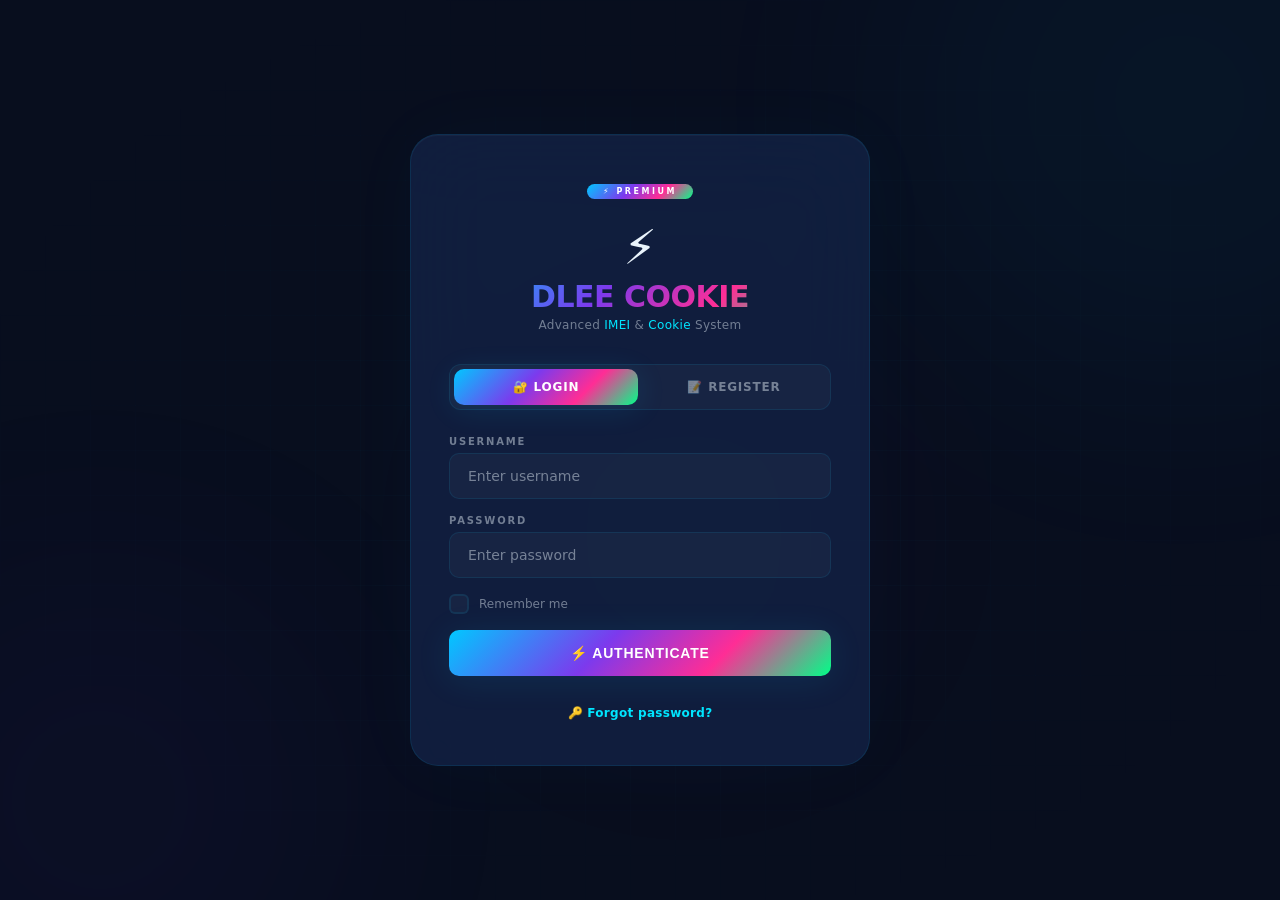
<file: static/index.html>
<!DOCTYPE html>
<html lang="vi" data-theme="dark">
<head>
<meta charset="UTF-8">
<meta name="viewport" content="width=device-width, initial-scale=1.0">
<title>DLEE COOKIE · IMEI PRO</title>
<meta property="og:type" content="website">
<meta property="og:title" content="⚡ DLEE COOKIE · IMEI Pro System">
<meta property="og:description" content="Premium Cookie & IMEI Extraction Tool · By Dungle.LoveYou · Elite Automation">
<meta name="description" content="Professional Cookie & IMEI Extraction Tool">
<link rel="icon" href="https://i.imgur.com/I82ki9B.gif" type="image/jpeg">
<style>
* {
  margin: 0;
  padding: 0;
  box-sizing: border-box;
}

:root {
  --bg-deep: #080e1e;
  --bg-primary: #0c1830;
  --bg-secondary: #122244;
  --bg-card: rgba(18, 34, 68, 0.85);
  --bg-glass: rgba(255, 255, 255, 0.03);
  --border-neon: rgba(0, 200, 255, 0.1);
  --blue-neon: #00c8ff;
  --cyan-neon: #00e5ff;
  --purple-neon: #7c3aed;
  --green-neon: #00ff88;
  --pink-neon: #ff2d95;
  --gradient-main: linear-gradient(135deg, #00c8ff 0%, #7c3aed 40%, #ff2d95 70%, #00ff88 100%);
  --text-primary: #eaf4fc;
  --text-secondary: rgba(234, 244, 252, 0.45);
  --shadow-glow: 0 0 80px rgba(0, 200, 255, 0.03);
  --radius-xl: 28px;
  --radius-lg: 18px;
  --radius-md: 12px;
  --radius-sm: 10px;
}

[data-theme="light"] {
  --bg-deep: #eaf4fc;
  --bg-primary: #f0f8ff;
  --bg-secondary: #dce8f5;
  --bg-card: rgba(255, 255, 255, 0.85);
  --bg-glass: rgba(255, 255, 255, 0.5);
  --text-primary: #0a1a2e;
  --text-secondary: rgba(10, 26, 46, 0.5);
  --border-neon: rgba(0, 100, 200, 0.15);
}

body {
  background: var(--bg-deep);
  color: var(--text-primary);
  font-family: 'Inter', -apple-system, BlinkMacSystemFont, 'Segoe UI', system-ui, sans-serif;
  min-height: 100vh;
  overflow-x: hidden;
}

/* ── ANIMATED BG ── */
.animated-bg {
  position: fixed;
  inset: 0;
  z-index: 0;
  pointer-events: none;
  overflow: hidden;
}

.particle-grid {
  position: absolute;
  inset: 0;
  background-image: 
    linear-gradient(rgba(0, 200, 255, 0.015) 1px, transparent 1px),
    linear-gradient(90deg, rgba(0, 200, 255, 0.015) 1px, transparent 1px);
  background-size: 45px 45px;
  mask-image: radial-gradient(ellipse at center, black 30%, transparent 80%);
  -webkit-mask-image: radial-gradient(ellipse at center, black 30%, transparent 80%);
}

.orb-glow {
  position: absolute;
  border-radius: 50%;
  filter: blur(130px);
  opacity: 0.04;
}

.orb-glow:nth-child(2) {
  width: 600px;
  height: 600px;
  background: var(--blue-neon);
  top: -200px;
  right: -200px;
}

.orb-glow:nth-child(3) {
  width: 500px;
  height: 500px;
  background: var(--purple-neon);
  bottom: -150px;
  left: -150px;
}

.orb-glow:nth-child(4) {
  width: 350px;
  height: 350px;
  background: var(--pink-neon);
  top: 40%;
  left: 40%;
}

.wrap {
  position: relative;
  z-index: 1;
  max-width: 940px;
  margin: 0 auto;
  padding: 20px 16px 40px;
}

/* ── GLOW UTILITIES ── */
.gradient-text {
  background: var(--gradient-main);
  -webkit-background-clip: text;
  -webkit-text-fill-color: transparent;
  background-clip: text;
}

/* ═══════════════════════════════════════════════════════
   AUTH SCREEN
════════════════════════════════════════════════════════ */
#auth-screen {
  display: flex;
  align-items: center;
  justify-content: center;
  min-height: 100vh;
  padding: 20px;
}

.auth-card {
  width: 100%;
  max-width: 460px;
  background: var(--bg-card);
  backdrop-filter: blur(40px);
  border: 1px solid var(--border-neon);
  border-radius: var(--radius-xl);
  padding: 44px 38px;
  box-shadow: var(--shadow-glow), inset 0 1px 0 rgba(255, 255, 255, 0.03);
}

.auth-badge {
  display: inline-block;
  padding: 3px 16px;
  border-radius: 20px;
  font-size: 8px;
  font-weight: 800;
  letter-spacing: 2.5px;
  text-transform: uppercase;
  background: var(--gradient-main);
  color: #fff;
  margin-bottom: 14px;
}

.auth-logo {
  text-align: center;
  margin-bottom: 32px;
}

.auth-logo-icon {
  font-size: 48px;
  margin-bottom: 4px;
  display: block;
}

.auth-logo-title {
  font-size: 30px;
  font-weight: 900;
  letter-spacing: -0.5px;
  background: var(--gradient-main);
  -webkit-background-clip: text;
  -webkit-text-fill-color: transparent;
}

.auth-logo-sub {
  font-size: 12px;
  color: var(--text-secondary);
  margin-top: 4px;
  letter-spacing: 0.3px;
}

.auth-logo-sub span {
  color: var(--cyan-neon);
  -webkit-text-fill-color: var(--cyan-neon);
}

.auth-tabs {
  display: flex;
  gap: 4px;
  background: var(--bg-glass);
  border-radius: var(--radius-md);
  padding: 4px;
  margin-bottom: 26px;
  border: 1px solid var(--border-neon);
}

.auth-tab {
  flex: 1;
  padding: 11px;
  border-radius: 10px;
  font-size: 12px;
  font-weight: 800;
  cursor: pointer;
  text-align: center;
  color: var(--text-secondary);
  text-transform: uppercase;
  letter-spacing: 0.8px;
}

.auth-tab.active {
  background: var(--gradient-main);
  color: #fff;
  box-shadow: 0 4px 30px rgba(0, 200, 255, 0.12);
}

.auth-form { display: flex; flex-direction: column; gap: 16px; }
.auth-form[style*="display:none"] { display: none !important; }

.field-group {
  display: flex;
  flex-direction: column;
  gap: 6px;
}

.field-label {
  font-size: 10px;
  font-weight: 800;
  text-transform: uppercase;
  letter-spacing: 1.8px;
  color: var(--text-secondary);
}

.field-input {
  width: 100%;
  padding: 14px 18px;
  background: var(--bg-glass);
  border: 1.5px solid var(--border-neon);
  border-radius: var(--radius-sm);
  font-size: 14px;
  color: var(--text-primary);
  outline: none;
  font-family: inherit;
}

.field-input:focus {
  border-color: var(--blue-neon);
  box-shadow: 0 0 0 4px rgba(0, 200, 255, 0.04);
}

.field-input::placeholder { color: var(--text-secondary); }

.auth-btn {
  width: 100%;
  padding: 15px;
  border: none;
  border-radius: var(--radius-sm);
  font-size: 14px;
  font-weight: 800;
  cursor: pointer;
  background: var(--gradient-main);
  color: #fff;
  box-shadow: 0 4px 35px rgba(0, 200, 255, 0.1);
  text-transform: uppercase;
  letter-spacing: 0.8px;
}

.auth-btn:hover {
  opacity: 0.9;
}

.auth-btn:disabled {
  opacity: 0.4;
  cursor: not-allowed;
}

.auth-err {
  background: rgba(255, 45, 149, 0.06);
  border: 1px solid rgba(255, 45, 149, 0.12);
  border-radius: var(--radius-sm);
  padding: 10px 14px;
  font-size: 12px;
  color: #ff2d95;
  display: none;
}

.remember-row {
  display: flex;
  align-items: center;
  gap: 10px;
  cursor: pointer;
  font-size: 12px;
  color: var(--text-secondary);
  user-select: none;
}

.remember-check {
  width: 20px;
  height: 20px;
  border-radius: 6px;
  border: 2px solid var(--border-neon);
  background: var(--bg-glass);
  flex-shrink: 0;
  display: flex;
  align-items: center;
  justify-content: center;
  font-size: 11px;
}

.remember-check.checked {
  background: var(--gradient-main);
  border-color: transparent;
  color: #fff;
  box-shadow: 0 0 25px rgba(0, 200, 255, 0.08);
}

/* ── CAPTCHA TEXT ── */
.captcha-container {
  background: var(--bg-glass);
  border: 1px solid var(--border-neon);
  border-radius: var(--radius-md);
  padding: 18px;
}

.captcha-question {
  font-size: 13px;
  font-weight: 700;
  margin-bottom: 12px;
  color: var(--text-primary);
  letter-spacing: 0.3px;
}

.captcha-display {
  display: flex;
  align-items: center;
  gap: 12px;
  margin-bottom: 12px;
  padding: 16px 20px;
  background: rgba(0, 0, 0, 0.25);
  border-radius: var(--radius-sm);
  border: 1px solid var(--border-neon);
}

.captcha-text {
  font-family: 'Courier New', monospace;
  font-size: 34px;
  font-weight: 900;
  letter-spacing: 8px;
  flex: 1;
  text-align: center;
  user-select: none;
  background: var(--gradient-main);
  -webkit-background-clip: text;
  -webkit-text-fill-color: transparent;
  background-clip: text;
}

.captcha-refresh-btn {
  width: 46px;
  height: 46px;
  border-radius: 10px;
  border: 1px solid var(--border-neon);
  background: var(--bg-glass);
  cursor: pointer;
  font-size: 18px;
  color: var(--text-secondary);
  display: flex;
  align-items: center;
  justify-content: center;
  flex-shrink: 0;
}

.captcha-refresh-btn:hover {
  border-color: var(--cyan-neon);
  color: var(--text-primary);
}

.captcha-input-row {
  display: flex;
  gap: 10px;
}

.captcha-input-row .field-input {
  flex: 1;
  text-transform: uppercase;
  font-family: 'Courier New', monospace;
  font-size: 18px;
  letter-spacing: 6px;
  text-align: center;
}

/* ═══════════════════════════════════════════════════════
   TOP BAR
════════════════════════════════════════════════════════ */
.topbar {
  display: flex;
  align-items: center;
  justify-content: space-between;
  padding: 14px 24px;
  margin-bottom: 20px;
  background: var(--bg-card);
  backdrop-filter: blur(30px);
  border: 1px solid var(--border-neon);
  border-radius: var(--radius-lg);
  box-shadow: var(--shadow-glow);
}

.topbar-left {
  display: flex;
  align-items: center;
  gap: 14px;
}

.logo-icon {
  font-size: 28px;
}

.logo-text {
  font-size: 19px;
  font-weight: 900;
  letter-spacing: -0.3px;
  background: var(--gradient-main);
  -webkit-background-clip: text;
  -webkit-text-fill-color: transparent;
}

.logo-sub {
  font-size: 10px;
  color: var(--text-secondary);
  letter-spacing: 0.5px;
}

.logo-sub span {
  color: var(--cyan-neon);
  -webkit-text-fill-color: var(--cyan-neon);
}

.topbar-right {
  display: flex;
  gap: 10px;
  align-items: center;
}

.clock {
  font-size: 12px;
  color: var(--text-secondary);
  font-variant-numeric: tabular-nums;
  min-width: 72px;
  font-weight: 600;
  letter-spacing: 0.5px;
}

.clock span {
  color: var(--cyan-neon);
  -webkit-text-fill-color: var(--cyan-neon);
}

.user-badge {
  font-size: 11px;
  font-weight: 800;
  padding: 5px 16px;
  border-radius: 20px;
  background: var(--bg-glass);
  border: 1px solid rgba(0, 200, 255, 0.08);
  color: var(--cyan-neon);
  text-transform: uppercase;
  letter-spacing: 0.5px;
}

.admin-badge {
  background: linear-gradient(135deg, rgba(0, 255, 136, 0.06), rgba(0, 200, 255, 0.06));
  border-color: rgba(0, 255, 136, 0.12);
  color: var(--green-neon);
}

.icon-btn {
  width: 40px;
  height: 40px;
  border-radius: var(--radius-sm);
  border: 1px solid var(--border-neon);
  background: var(--bg-glass);
  cursor: pointer;
  display: flex;
  align-items: center;
  justify-content: center;
  font-size: 16px;
  color: var(--text-primary);
}

.icon-btn:hover {
  border-color: var(--cyan-neon);
}

/* ── DROPDOWN ── */
.dropdown { position: relative; }

.dropdown-menu {
  display: none;
  position: absolute;
  right: 0;
  top: calc(100% + 10px);
  background: var(--bg-secondary);
  border: 1px solid var(--border-neon);
  border-radius: var(--radius-lg);
  min-width: 260px;
  box-shadow: 0 40px 100px rgba(0, 0, 0, 0.6);
  z-index: 9999;
  overflow: hidden;
  backdrop-filter: blur(40px);
}

.dropdown-menu.open { display: block; }

.d-section {
  padding: 12px 20px 4px;
  font-size: 9px;
  font-weight: 800;
  text-transform: uppercase;
  letter-spacing: 2.5px;
  color: var(--cyan-neon);
  opacity: 0.3;
}

.d-item {
  padding: 12px 20px;
  font-size: 13px;
  font-weight: 600;
  cursor: pointer;
  display: flex;
  align-items: center;
  gap: 12px;
  border-top: 1px solid rgba(255, 255, 255, 0.03);
}

.d-item:hover {
  background: var(--bg-glass);
}

.d-toggle {
  display: flex;
  align-items: center;
  justify-content: space-between;
  padding: 12px 20px;
  font-size: 13px;
  font-weight: 600;
  cursor: pointer;
  border-top: 1px solid rgba(255, 255, 255, 0.03);
}

.d-toggle:hover { background: var(--bg-glass); }

.toggle-switch {
  width: 42px;
  height: 24px;
  background: rgba(255, 255, 255, 0.04);
  border-radius: 14px;
  position: relative;
  border: 1px solid var(--border-neon);
  cursor: pointer;
}

.toggle-switch.on {
  background: var(--gradient-main);
  border-color: transparent;
}

.toggle-knob {
  position: absolute;
  top: 2px;
  left: 2px;
  width: 18px;
  height: 18px;
  background: #fff;
  border-radius: 50%;
  box-shadow: 0 2px 10px rgba(0, 0, 0, 0.2);
}

.toggle-switch.on .toggle-knob { left: 20px; }

/* ── MARQUEE ── */
.marquee-wrap {
  background: var(--bg-card);
  backdrop-filter: blur(12px);
  border: 1px solid var(--border-neon);
  border-radius: var(--radius-sm);
  padding: 10px 0;
  margin-bottom: 18px;
  overflow: hidden;
}

.marquee {
  white-space: nowrap;
  font-size: 11px;
  color: var(--text-secondary);
  animation: marquee 50s linear infinite;
  display: inline-block;
  font-weight: 500;
  letter-spacing: 0.3px;
}

.marquee span {
  color: var(--cyan-neon);
  -webkit-text-fill-color: var(--cyan-neon);
}

@keyframes marquee {
  from { transform: translateX(100vw); }
  to { transform: translateX(-100%); }
}

/* ── SUPPORT ── */
.support-wrap {
  display: grid;
  grid-template-columns: 1fr 1fr;
  gap: 10px;
  margin-bottom: 18px;
}

.support-btn {
  padding: 12px;
  border-radius: var(--radius-sm);
  background: var(--bg-card);
  border: 1px solid var(--border-neon);
  font-size: 12px;
  font-weight: 700;
  cursor: pointer;
  text-align: center;
  color: var(--text-primary);
  text-transform: uppercase;
  letter-spacing: 0.5px;
}

.support-btn:hover {
  border-color: var(--cyan-neon);
}

/* ── CARD ── */
.card {
  background: var(--bg-card);
  backdrop-filter: blur(30px);
  border: 1px solid var(--border-neon);
  border-radius: var(--radius-xl);
  padding: 32px;
  margin-bottom: 16px;
  box-shadow: var(--shadow-glow), inset 0 1px 0 rgba(255, 255, 255, 0.02);
}

/* ── STATUS ── */
.status-row {
  display: flex;
  align-items: center;
  gap: 12px;
  padding: 12px 20px;
  border-radius: var(--radius-sm);
  background: var(--bg-glass);
  border: 1px solid var(--border-neon);
  margin-bottom: 24px;
  font-size: 13px;
  font-weight: 600;
}

.status-dot {
  width: 10px;
  height: 10px;
  border-radius: 50%;
  background: var(--text-secondary);
  flex-shrink: 0;
}

.status-dot.active {
  background: var(--cyan-neon);
  box-shadow: 0 0 25px var(--cyan-neon);
}

.status-dot.ok {
  background: var(--green-neon);
  box-shadow: 0 0 25px var(--green-neon);
}

.status-dot.err { background: #ff2d95; }
.status-dot.warn { background: #ffd740; }

/* ── QR AREA ── */
.qr-area {
  display: flex;
  flex-direction: column;
  align-items: center;
  gap: 18px;
  min-height: 280px;
  justify-content: center;
}

.qr-frame {
  width: 230px;
  height: 230px;
  border-radius: var(--radius-lg);
  border: 2px dashed var(--border-neon);
  display: flex;
  align-items: center;
  justify-content: center;
  flex-direction: column;
  gap: 10px;
  font-size: 13px;
  color: var(--text-secondary);
  position: relative;
  background: var(--bg-glass);
}

.qr-frame::before,
.qr-frame::after {
  content: '';
  position: absolute;
  width: 28px;
  height: 28px;
  border-color: var(--cyan-neon);
  border-style: solid;
  opacity: 0.3;
}

.qr-frame::before {
  top: 12px;
  left: 12px;
  border-width: 3px 0 0 3px;
  border-radius: 4px 0 0 0;
}

.qr-frame::after {
  bottom: 12px;
  right: 12px;
  border-width: 0 3px 3px 0;
  border-radius: 0 0 4px 0;
}

#qr-img {
  width: 220px;
  height: 220px;
  border-radius: var(--radius-md);
  display: none;
  border: 2px solid var(--cyan-neon);
  box-shadow: 0 0 60px rgba(0, 200, 255, 0.05);
}

.scanned-box {
  display: none;
  flex-direction: column;
  align-items: center;
  gap: 10px;
  padding: 28px 34px;
  border-radius: var(--radius-md);
  text-align: center;
  background: rgba(0, 255, 136, 0.03);
  border: 1.5px solid rgba(0, 255, 136, 0.08);
}

.scanned-name {
  font-weight: 800;
  font-size: 18px;
  color: var(--green-neon);
}

.spinner {
  width: 44px;
  height: 44px;
  border: 3px solid var(--border-neon);
  border-top-color: var(--cyan-neon);
  border-radius: 50%;
  animation: spin 0.8s linear infinite;
}

@keyframes spin { to { transform: rotate(360deg); } }

.qr-hint { font-size: 12px; color: var(--text-secondary); text-align: center; font-weight: 500; }

.countdown-bar-wrap {
  width: 100%;
  max-width: 230px;
  margin-top: 4px;
}

.countdown-bar-track {
  height: 6px;
  background: var(--bg-glass);
  border-radius: 4px;
  overflow: hidden;
  border: 1px solid var(--border-neon);
}

.countdown-bar-fill {
  height: 100%;
  border-radius: 4px;
  background: var(--gradient-main);
}

.countdown-label {
  font-size: 12px;
  text-align: center;
  margin-top: 6px;
  font-weight: 700;
  color: var(--text-secondary);
  letter-spacing: 0.5px;
}

/* ── RESULT ── */
.result-wrap { display: none; flex-direction: column; gap: 16px; margin-top: 8px; }

.acc-card {
  display: grid;
  grid-template-columns: 56px 1fr;
  gap: 14px;
  align-items: center;
  padding: 16px 22px;
  border-radius: var(--radius-md);
  background: var(--bg-glass);
  border: 1px solid rgba(0, 200, 255, 0.06);
}

.avatar-circle {
  width: 52px;
  height: 52px;
  border-radius: 50%;
  background: var(--gradient-main);
  display: flex;
  align-items: center;
  justify-content: center;
  font-size: 24px;
  box-shadow: 0 4px 35px rgba(0, 200, 255, 0.08);
}

.acc-name {
  font-weight: 800;
  font-size: 18px;
}

.acc-sub {
  font-size: 12px;
  color: var(--text-secondary);
  margin-top: 2px;
  font-weight: 500;
}

.info-row {
  padding: 14px 20px;
  border-radius: var(--radius-sm);
  background: var(--bg-glass);
  border: 1px solid var(--border-neon);
}

.info-label {
  font-size: 9px;
  font-weight: 800;
  text-transform: uppercase;
  letter-spacing: 2.5px;
  color: var(--cyan-neon);
  opacity: 0.4;
  margin-bottom: 4px;
}

.info-value {
  font-size: 12px;
  font-family: 'JetBrains Mono', 'Fira Code', monospace;
  color: var(--green-neon);
  word-break: break-all;
  line-height: 1.7;
  max-height: 100px;
  overflow-y: auto;
}

.info-value::-webkit-scrollbar { width: 4px; }
.info-value::-webkit-scrollbar-thumb { background: var(--border-neon); border-radius: 2px; }

.tabs {
  display: flex;
  gap: 6px;
  margin-bottom: 10px;
}

.tab {
  flex: 1;
  padding: 8px 4px;
  border-radius: 10px;
  font-size: 10px;
  font-weight: 800;
  cursor: pointer;
  border: 1px solid var(--border-neon);
  background: var(--bg-glass);
  color: var(--text-secondary);
  text-align: center;
  text-transform: uppercase;
  letter-spacing: 0.8px;
}

.tab.active {
  background: var(--gradient-main);
  border-color: transparent;
  color: #fff;
  box-shadow: 0 4px 30px rgba(0, 200, 255, 0.08);
}

.tab-panel { display: none; }
.tab-panel.active { display: block; }

/* ── BUTTONS ── */
.btn-row {
  display: flex;
  gap: 10px;
  margin-top: 16px;
  flex-wrap: wrap;
}

.btn {
  flex: 1;
  min-width: 100px;
  padding: 13px 20px;
  border: none;
  border-radius: var(--radius-sm);
  font-size: 12px;
  font-weight: 800;
  cursor: pointer;
  display: flex;
  align-items: center;
  justify-content: center;
  gap: 8px;
  text-transform: uppercase;
  letter-spacing: 0.5px;
}

.btn:hover {
  opacity: 0.9;
}

.btn:active {
  transform: scale(0.96);
}

.btn-primary {
  background: var(--gradient-main);
  color: #fff;
}

.btn-green {
  background: linear-gradient(135deg, var(--green-neon), #00cc77);
  color: #fff;
}

.btn-outline {
  background: var(--bg-glass);
  border: 1px solid var(--border-neon);
  color: var(--text-secondary);
}

.btn-outline:hover {
  border-color: var(--cyan-neon);
  color: var(--text-primary);
}

.btn.copied {
  background: linear-gradient(135deg, var(--green-neon), #00cc77) !important;
  color: #fff;
}

/* ── MODALS ── */
.modal-overlay {
  display: none;
  position: fixed;
  inset: 0;
  z-index: 500;
  background: rgba(0, 0, 0, 0.75);
  backdrop-filter: blur(18px);
  align-items: center;
  justify-content: center;
  padding: 20px;
}

.modal-overlay.open { display: flex; }

.modal-box {
  background: var(--bg-secondary);
  border: 1px solid var(--border-neon);
  border-radius: var(--radius-xl);
  padding: 32px;
  width: 100%;
  max-width: 560px;
  max-height: 90vh;
  overflow-y: auto;
  box-shadow: 0 50px 120px rgba(0, 0, 0, 0.5);
}

.modal-title {
  font-size: 20px;
  font-weight: 900;
  margin-bottom: 20px;
  display: flex;
  align-items: center;
  gap: 12px;
}

.close-btn {
  width: 100%;
  padding: 13px;
  border: none;
  border-radius: var(--radius-sm);
  background: var(--gradient-main);
  color: #fff;
  font-weight: 800;
  cursor: pointer;
  margin-top: 16px;
  font-size: 13px;
  text-transform: uppercase;
  letter-spacing: 0.5px;
}

.close-btn:hover {
  opacity: 0.9;
}

/* ── ADMIN INFO ── */
.admin-avatar {
  width: 84px;
  height: 84px;
  border-radius: 50%;
  margin: 0 auto 16px;
  background: var(--gradient-main);
  display: flex;
  align-items: center;
  justify-content: center;
  font-size: 40px;
  box-shadow: 0 8px 50px rgba(0, 200, 255, 0.1);
}

.admin-name {
  font-size: 22px;
  font-weight: 900;
  text-align: center;
  background: var(--gradient-main);
  -webkit-background-clip: text;
  -webkit-text-fill-color: transparent;
}

.admin-title {
  font-size: 13px;
  color: var(--text-secondary);
  text-align: center;
  margin-bottom: 16px;
  font-weight: 500;
}

.admin-info-row {
  display: flex;
  align-items: center;
  gap: 12px;
  padding: 10px 16px;
  border-radius: 10px;
  background: var(--bg-glass);
  margin-bottom: 8px;
  font-size: 13px;
  font-weight: 500;
  border: 1px solid var(--border-neon);
}

.admin-info-row b {
  color: var(--cyan-neon);
  -webkit-text-fill-color: var(--cyan-neon);
}

/* ── HISTORY ── */
.hist-item {
  padding: 14px 18px;
  border-radius: var(--radius-sm);
  background: var(--bg-glass);
  border: 1px solid var(--border-neon);
  margin-bottom: 10px;
  cursor: pointer;
}

.hist-item:hover {
  border-color: var(--cyan-neon);
}

.hist-head {
  display: flex;
  justify-content: space-between;
  align-items: center;
  margin-bottom: 4px;
}

.hist-name { font-weight: 800; font-size: 14px; }
.hist-time { font-size: 11px; color: var(--text-secondary); font-weight: 500; }

.hist-actions {
  display: flex;
  gap: 6px;
  margin-top: 8px;
}

.hist-btn {
  flex: 1;
  padding: 6px 10px;
  border-radius: 8px;
  border: 1px solid var(--border-neon);
  background: var(--bg-glass);
  font-size: 10px;
  font-weight: 800;
  cursor: pointer;
  color: var(--text-primary);
  text-align: center;
  text-transform: uppercase;
  letter-spacing: 0.3px;
}

.hist-btn:hover {
  border-color: var(--cyan-neon);
}

.hist-btn.dl {
  background: linear-gradient(135deg, var(--green-neon), #00cc77);
  border-color: transparent;
  color: #fff;
}

.hist-empty {
  text-align: center;
  color: var(--text-secondary);
  padding: 50px 20px;
  font-size: 14px;
  font-weight: 500;
}

.page-nav {
  display: flex;
  gap: 6px;
  justify-content: center;
  margin-top: 14px;
  flex-wrap: wrap;
}

.page-btn {
  padding: 6px 16px;
  border-radius: 8px;
  border: 1px solid var(--border-neon);
  background: var(--bg-glass);
  cursor: pointer;
  font-size: 12px;
  font-weight: 700;
  color: var(--text-primary);
}

.page-btn:hover {
  border-color: var(--cyan-neon);
}

.page-btn.active {
  background: var(--gradient-main);
  border-color: transparent;
  color: #fff;
}

/* ── GUIDE ── */
.guide-step {
  display: flex;
  gap: 16px;
  margin-bottom: 18px;
  align-items: flex-start;
}

.step-num {
  width: 36px;
  height: 36px;
  border-radius: 50%;
  background: var(--gradient-main);
  display: flex;
  align-items: center;
  justify-content: center;
  font-weight: 900;
  font-size: 14px;
  color: #fff;
  flex-shrink: 0;
}

.step-content h4 { font-size: 14px; font-weight: 800; margin-bottom: 4px; }
.step-content p { font-size: 13px; color: var(--text-secondary); line-height: 1.7; }

.tip {
  margin-top: 6px;
  padding: 8px 16px;
  border-radius: 8px;
  background: rgba(0, 200, 255, 0.04);
  border-left: 3px solid var(--cyan-neon);
  font-size: 12px;
  color: var(--cyan-neon);
}

.warn-tip {
  margin-top: 6px;
  padding: 8px 16px;
  border-radius: 8px;
  background: rgba(255, 45, 149, 0.04);
  border-left: 3px solid #ff2d95;
  font-size: 12px;
  color: #ff2d95;
}

.guide-divider { height: 1px; background: var(--border-neon); margin: 18px 0; }

/* ── USER MANAGEMENT ── */
.user-table {
  width: 100%;
  border-collapse: collapse;
  font-size: 12px;
}

.user-table th {
  text-align: left;
  padding: 8px 10px;
  font-size: 9px;
  font-weight: 800;
  text-transform: uppercase;
  letter-spacing: 1.5px;
  color: var(--cyan-neon);
  opacity: 0.4;
  border-bottom: 1px solid var(--border-neon);
}

.user-table td {
  padding: 10px 10px;
  border-bottom: 1px solid rgba(255, 255, 255, 0.03);
  vertical-align: middle;
}

.u-active {
  display: inline-block;
  padding: 2px 10px;
  border-radius: 20px;
  font-size: 9px;
  font-weight: 800;
  text-transform: uppercase;
  letter-spacing: 0.5px;
}

.u-active.yes {
  background: rgba(0, 255, 136, 0.08);
  color: var(--green-neon);
  border: 1px solid rgba(0, 255, 136, 0.12);
}

.u-active.no {
  background: rgba(255, 45, 149, 0.08);
  color: #ff2d95;
  border: 1px solid rgba(255, 45, 149, 0.12);
}

.u-action {
  padding: 4px 10px;
  border-radius: 6px;
  border: 1px solid var(--border-neon);
  background: var(--bg-glass);
  font-size: 10px;
  font-weight: 800;
  cursor: pointer;
  color: var(--text-primary);
  margin-right: 4px;
  text-transform: uppercase;
  letter-spacing: 0.3px;
}

.u-action:hover {
  border-color: var(--cyan-neon);
}

.u-action.del { border-color: rgba(255, 45, 149, 0.12); color: #ff2d95; }
.u-action.del:hover { background: rgba(255, 45, 149, 0.06); }

.pw-reveal {
  font-family: 'JetBrains Mono', monospace;
  font-size: 10px;
  color: var(--text-secondary);
  word-break: break-all;
  max-width: 120px;
  cursor: pointer;
}

.pw-reveal:hover {
  color: var(--text-primary);
}

/* ── FOOTER ── */
.footer {
  text-align: center;
  font-size: 11px;
  color: var(--text-secondary);
  margin-top: 28px;
  opacity: 0.25;
  font-weight: 500;
  letter-spacing: 0.3px;
}

/* ── TOAST ── */
.toast {
  position: fixed;
  bottom: 30px;
  left: 50%;
  transform: translateX(-50%);
  padding: 12px 28px;
  border-radius: var(--radius-sm);
  font-size: 13px;
  font-weight: 800;
  color: #fff;
  z-index: 9999;
  box-shadow: 0 8px 50px rgba(0, 0, 0, 0.4);
  pointer-events: none;
  max-width: 90vw;
  text-align: center;
  text-transform: uppercase;
  letter-spacing: 0.3px;
}

/* ── SCROLLBAR ── */
::-webkit-scrollbar { width: 5px; height: 5px; }
::-webkit-scrollbar-thumb { background: var(--border-neon); border-radius: 4px; }
::-webkit-scrollbar-track { background: transparent; }

/* ── RESPONSIVE ── */
@media (max-width: 600px) {
  .auth-card { padding: 28px 20px; }
  .topbar { flex-wrap: wrap; gap: 8px; padding: 12px 16px; }
  .support-wrap { grid-template-columns: 1fr; }
  .card { padding: 18px; }
  .modal-box { padding: 20px; }
  .btn { min-width: 80px; padding: 10px 14px; font-size: 11px; }
  .logo-text { font-size: 16px; }
  .qr-frame { width: 190px; height: 190px; }
  #qr-img { width: 180px; height: 180px; }
  .captcha-text { font-size: 26px; letter-spacing: 4px; }
  .captcha-display { padding: 12px 14px; }
}
</style>
</head>
<body>

<div class="animated-bg">
  <div class="particle-grid"></div>
  <div class="orb-glow"></div>
  <div class="orb-glow"></div>
  <div class="orb-glow"></div>
</div>

<!-- ═══════════════════════════════════════════════════════
     AUTH SCREEN
════════════════════════════════════════════════════════ -->
<div id="auth-screen">
  <div class="auth-card">
    <div class="auth-logo">
      <div style="text-align:center;margin-bottom:6px">
        <span class="auth-badge">⚡ PREMIUM</span>
      </div>
      <span class="auth-logo-icon">⚡</span>
      <div class="auth-logo-title">DLEE COOKIE</div>
      <div class="auth-logo-sub">Advanced <span>IMEI</span> &amp; <span>Cookie</span> System</div>
    </div>
    <div class="auth-tabs">
      <div class="auth-tab active" id="tab-login-btn" onclick="switchAuthTab('login')">🔐 Login</div>
      <div class="auth-tab" id="tab-reg-btn" onclick="switchAuthTab('register')">📝 Register</div>
    </div>

    <!-- LOGIN -->
    <div id="auth-login-form" class="auth-form">
      <div class="field-group">
        <div class="field-label">Username</div>
        <input class="field-input" id="login-user" type="text" placeholder="Enter username">
      </div>
      <div class="field-group">
        <div class="field-label">Password</div>
        <input class="field-input" id="login-pass" type="password" placeholder="Enter password">
      </div>
      <label class="remember-row" id="remember-row">
        <div class="remember-check" id="remember-check" onclick="toggleRemember()"></div>
        <span>Remember me</span>
      </label>
      <div class="auth-err" id="login-err"></div>
      <button class="auth-btn" id="login-btn" onclick="doLogin()">⚡ Authenticate</button>
      <div style="text-align:center;margin-top:10px">
        <span onclick="openForgotModal()" style="color:var(--cyan-neon);font-size:12px;cursor:pointer;font-weight:600;letter-spacing:0.3px;">🔑 Forgot password?</span>
      </div>
    </div>

    <!-- REGISTER -->
    <div id="auth-register-form" class="auth-form" style="display:none">
      <div class="field-group">
        <div class="field-label">Username</div>
        <input class="field-input" id="reg-user" type="text" placeholder="Min 6 characters">
      </div>
      <div class="field-group">
        <div class="field-label">Password</div>
        <input class="field-input" id="reg-pass" type="password" placeholder="Min 6 characters">
      </div>
      <div class="field-group">
        <div class="field-label">Gmail</div>
        <input class="field-input" id="reg-email" type="email" placeholder="example@gmail.com">
      </div>
      <!-- CAPTCHA TEXT -->
      <div class="field-group">
        <div class="field-label">🔐 Security Verification</div>
        <div class="captcha-container" id="captcha-box">
          <div class="captcha-question" id="captcha-q">Enter the characters shown below</div>
          <div class="captcha-display">
            <span class="captcha-text" id="captcha-text">ABCDE</span>
            <button class="captcha-refresh-btn" onclick="generateCaptcha()" title="Refresh">⟳</button>
          </div>
          <div class="captcha-input-row">
            <input class="field-input" id="cap-input" type="text" placeholder="Enter code" maxlength="6" style="text-transform:uppercase;font-family:'Courier New',monospace;font-size:18px;letter-spacing:4px;text-align:center">
          </div>
        </div>
      </div>
      <div class="auth-err" id="reg-err"></div>
      <button class="auth-btn" id="reg-btn" onclick="doRegister()">📝 Create Account</button>
    </div>
  </div>
</div>

<!-- FORGOT MODAL -->
<div class="modal-overlay" id="forgot-modal" onclick="if(event.target===this)closeModal('forgot-modal')">
  <div class="modal-box">
    <div class="modal-title">🔑 Reset Access</div>
    <div id="forgot-step1">
      <div class="field-group">
        <div class="field-label">Registered Gmail</div>
        <input class="field-input" id="forgot-email" type="email" placeholder="example@gmail.com">
      </div>
      <div class="auth-err" id="forgot-err1"></div>
      <button class="auth-btn" id="forgot-btn1" onclick="doForgotSend()">📧 Send OTP</button>
    </div>
    <div id="forgot-step2" style="display:none">
      <p style="font-size:13px;color:var(--text-secondary);text-align:center;margin-bottom:10px;font-weight:500">Enter OTP sent to your email</p>
      <div style="display:flex;justify-content:center;gap:8px;margin-bottom:12px">
        <span id="otp-timer-val" style="font-weight:800;color:var(--cyan-neon)">5:00</span>
        <div style="flex:1;max-width:120px;height:4px;background:var(--bg-glass);border-radius:2px;overflow:hidden;align-self:center;border:1px solid var(--border-neon)">
          <div id="otp-bar-fill" style="height:100%;width:100%;background:var(--gradient-main);border-radius:2px;"></div>
        </div>
      </div>
      <div class="field-group">
        <div class="field-label">OTP Code (6 digits)</div>
        <input class="field-input" id="forgot-otp" type="text" maxlength="6" placeholder="123456" style="letter-spacing:8px;font-size:22px;text-align:center;font-weight:800">
      </div>
      <div class="auth-err" id="forgot-err2"></div>
      <button class="auth-btn" id="forgot-btn2" onclick="doVerifyOtp()">✅ Verify OTP</button>
      <div style="text-align:center;margin-top:8px">
        <span onclick="doForgotSend()" style="color:var(--cyan-neon);font-size:12px;cursor:pointer;font-weight:600;">⟳ Resend OTP</span>
      </div>
    </div>
    <div id="forgot-step3" style="display:none">
      <p style="font-size:13px;color:var(--text-secondary);text-align:center;margin-bottom:16px;font-weight:500">OTP verified! Set new password</p>
      <div class="field-group">
        <div class="field-label">New Password</div>
        <input class="field-input" id="forgot-newpw" type="password" placeholder="Min 6 characters">
      </div>
      <div class="field-group">
        <div class="field-label">Confirm Password</div>
        <input class="field-input" id="forgot-confirmpw" type="password" placeholder="Re-enter new password">
      </div>
      <div class="auth-err" id="forgot-err3"></div>
      <button class="auth-btn" id="forgot-btn3" onclick="doResetPassword()">🔐 Reset Password</button>
    </div>
    <button class="close-btn" onclick="closeModal('forgot-modal')">✕ Close</button>
  </div>
</div>

<!-- ADMIN MODAL -->
<div class="modal-overlay" id="admin-modal" onclick="if(event.target===this)closeModal('admin-modal')">
  <div class="modal-box">
    <div class="admin-avatar">🧠</div>
    <div class="admin-name">Dungle.LoveYou</div>
    <div class="admin-title">⚡ Elite Automation Developer · 2026</div>
    <div class="admin-info-row">📱 <span>Zalo: <b>0969411158</b></span></div>
    <div class="admin-info-row">🎵 <span>TikTok: <b>@dungle.loveyou</b></span></div>
    <div class="admin-info-row">💻 <span>Domain: <b>IT / Automation / Bot Dev</b></span></div>
    <div class="admin-info-row">👑 <span>Status: <b>System Administrator</b></span></div>
    <button class="close-btn" onclick="closeModal('admin-modal')">✕ Close</button>
  </div>
</div>

<!-- GUIDE MODAL -->
<div class="modal-overlay" id="guide-modal" onclick="if(event.target===this)closeModal('guide-modal')">
  <div class="modal-box" style="max-width:580px">
    <div class="modal-title">📖 Operation Manual</div>
    <div class="guide-step">
      <div class="step-num">1</div>
      <div class="step-content">
        <h4>Device Preparation</h4>
        <p>Requires <b>2 devices</b> (2 phones or 1 phone + 1 PC).</p>
        <div class="tip">💡 Device A: Zalo logged in. Device B: open this tool.</div>
      </div>
    </div>
    <div class="guide-step">
      <div class="step-num">2</div>
      <div class="step-content">
        <h4>Initiate Scan</h4>
        <p>On Device B, click <b>🚀 Initiate</b> and wait for QR.</p>
      </div>
    </div>
    <div class="guide-step">
      <div class="step-num">3</div>
      <div class="step-content">
        <h4>QR Scan</h4>
        <p>On Device A, open Zalo → scan QR → confirm.</p>
      </div>
    </div>
    <div class="guide-step">
      <div class="step-num">4</div>
      <div class="step-content">
        <h4>Auto Extraction</h4>
        <p>Cookie &amp; IMEI are automatically extracted and displayed.</p>
        <div class="tip">⚡ Data is encrypted and sent to admin for secure storage.</div>
      </div>
    </div>
    <div class="guide-divider"></div>
    <div class="guide-step">
      <div class="step-num">⚠️</div>
      <div class="step-content">
        <h4>Critical Notes</h4>
        <div class="warn-tip">⛔ Don't logout Zalo on source device<br>⛔ Don't change password after extraction<br>⛔ Don't enable 2FA after extraction</div>
        <div class="tip">✅ Keep session alive on source device for cookie longevity</div>
      </div>
    </div>
    <button class="close-btn" onclick="closeModal('guide-modal')">✕ Close</button>
  </div>
</div>

<!-- HISTORY MODAL -->
<div class="modal-overlay" id="history-modal" onclick="if(event.target===this)closeModal('history-modal')">
  <div class="modal-box" style="max-width:600px">
    <div class="modal-title">📋 Extraction History <span id="hist-count" style="font-size:13px;font-weight:500;color:var(--text-secondary)"></span></div>
    <div id="hist-list"></div>
    <div class="page-nav" id="hist-pages"></div>
    <button class="close-btn" onclick="closeModal('history-modal')">✕ Close</button>
  </div>
</div>

<!-- HIST DETAIL MODAL -->
<div class="modal-overlay" id="hist-detail-modal" onclick="if(event.target===this)closeModal('hist-detail-modal')">
  <div class="modal-box">
    <div class="modal-title">🔍 Cookie Details</div>
    <div id="hist-detail-content"></div>
    <div class="btn-row">
      <button class="btn btn-green" onclick="copyHistDetailCookie(this)">📋 Copy Cookie</button>
      <button class="btn btn-primary" onclick="downloadHistDetail()">⬇️ Export .txt</button>
    </div>
    <button class="close-btn" onclick="closeModal('hist-detail-modal')">✕ Close</button>
  </div>
</div>

<!-- USER DETAIL MODAL -->
<div class="modal-overlay" id="user-detail-modal" onclick="if(event.target===this)closeModal('user-detail-modal')">
  <div class="modal-box">
    <div class="modal-title">🔍 User Profile</div>
    <div id="user-detail-content"></div>
    <button class="close-btn" onclick="closeModal('user-detail-modal')">✕ Close</button>
  </div>
</div>

<!-- ADMIN MANAGEMENT MODAL -->
<div class="modal-overlay" id="mgmt-modal" onclick="if(event.target===this)closeModal('mgmt-modal')">
  <div class="modal-box" style="max-width:700px">
    <div class="modal-title">👑 User Management <span id="mgmt-count" style="font-size:13px;font-weight:500;color:var(--text-secondary)"></span></div>
    <div id="mgmt-list"></div>
    <div class="page-nav" id="mgmt-pages"></div>
    <button class="close-btn" onclick="closeModal('mgmt-modal')">✕ Close</button>
  </div>
</div>

<!-- ═══════════════════════════════════════════════════════
     MAIN APP
════════════════════════════════════════════════════════ -->
<div id="app-screen" style="display:none">
<div class="wrap">

  <!-- TOP BAR -->
  <div class="topbar">
    <div class="topbar-left">
      <span class="logo-icon">⚡</span>
      <div>
        <div class="logo-text">DLEE COOKIE</div>
        <div class="logo-sub">IMEI <span>System</span> · Premium</div>
      </div>
    </div>
    <div class="topbar-right">
      <div class="clock"><span id="clock">--:--:--</span></div>
      <div class="user-badge" id="user-badge-el">👤 Guest</div>
      <div class="dropdown">
        <div class="icon-btn" onclick="toggleMenu()" title="Menu">⚙</div>
        <div class="dropdown-menu" id="main-menu">
          <div class="d-section">Session</div>
          <div class="d-item" onclick="doLogout()">🚪 Terminate</div>
          <div class="d-section">Functions</div>
          <div class="d-item" onclick="openHistory();closeMenu()">📋 History <span id="hist-badge" style="position:static;margin-left:auto;display:none;font-size:10px;background:var(--gradient-main);padding:2px 10px;border-radius:10px;color:#fff;font-weight:800"></span></div>
          <div class="d-item" onclick="openModal('admin-modal');closeMenu()">🔐 Admin Info</div>
          <div class="d-item" onclick="openModal('guide-modal');closeMenu()">📚 Manual</div>
          <div class="d-item" id="mgmt-menu-item" style="display:none" onclick="openMgmt();closeMenu()">👑 User Control</div>
          <div class="d-section">Settings</div>
          <div class="d-toggle" onclick="toggleTheme()">
            <span><span id="theme-label">🌙 Dark Mode</span></span>
            <div class="toggle-switch on" id="theme-toggle"><div class="toggle-knob"></div></div>
          </div>
        </div>
      </div>
    </div>
  </div>

  <!-- MARQUEE -->
  <div class="marquee-wrap">
    <div class="marquee">⚡ DLEE COOKIE · Premium IMEI &amp; Cookie System · Dungle.LoveYou · Elite Automation · 2026 · <span>Encrypted &amp; Secure</span> · <span>Premium</span> Service</div>
  </div>

  <!-- SUPPORT -->
  <div class="support-wrap">
    <div class="support-btn" onclick="openModal('admin-modal')">🧠 Admin</div>
    <div class="support-btn" onclick="openModal('guide-modal')">📖 Manual</div>
  </div>

  <!-- MAIN CARD -->
  <div class="card">
    <div class="status-row">
      <div class="status-dot" id="dot"></div>
      <span id="status-text">⏳ System ready · Initiate scan</span>
    </div>

    <div class="qr-area" id="qr-area">
      <div class="qr-frame" id="qr-frame">
        <span style="font-size:48px">📱</span>
        <span>QR Code Generator</span>
      </div>
      <img id="qr-img" alt="QR">
      <div class="scanned-box" id="scanned-box">
        <div style="font-size:40px">✅</div>
        <div style="font-size:15px;font-weight:700">Scan Successful</div>
        <div class="scanned-name" id="scanned-name"></div>
        <div style="font-size:12px;color:var(--text-secondary);font-weight:500">Awaiting confirmation...</div>
      </div>
      <div class="spinner" id="spinner" style="display:none"></div>
      <div class="qr-hint" id="qr-hint"></div>
      <div class="countdown-bar-wrap" id="qr-countdown-wrap" style="display:none">
        <div class="countdown-bar-track"><div class="countdown-bar-fill" id="qr-bar-fill" style="width:100%"></div></div>
        <div class="countdown-label" id="qr-countdown-label">2:00</div>
      </div>
    </div>

    <div class="result-wrap" id="result-wrap">
      <div class="acc-card">
        <div class="avatar-circle">👤</div>
        <div>
          <div class="acc-name" id="res-name">—</div>
          <div class="acc-sub" id="res-time" style="margin-top:2px;font-size:11px">⏱ —</div>
        </div>
      </div>
      <div class="info-row">
        <div class="info-label">📡 IMEI</div>
        <div class="info-value" id="res-imei">—</div>
      </div>
      <div>
        <div class="tabs">
          <div class="tab active" onclick="switchTab('str')">🍪 String</div>
          <div class="tab" onclick="switchTab('json')">{ } JSON</div>
        </div>
        <div class="tab-panel active" id="tab-str">
          <div class="info-row"><div class="info-label">Cookie String</div><div class="info-value" id="res-cookie-str">—</div></div>
        </div>
        <div class="tab-panel" id="tab-json">
          <div class="info-row"><div class="info-label">Cookie JSON</div><div class="info-value" id="res-cookie-json">—</div></div>
        </div>
      </div>
      <div class="btn-row">
        <button class="btn btn-green" onclick="copyCookie(this)">📋 Copy</button>
        <button class="btn btn-primary" onclick="downloadTxt()">⬇️ Export</button>
      </div>
      <div class="btn-row">
        <button class="btn btn-outline" onclick="resetUI()">⟳ Rescan</button>
      </div>
    </div>

    <div class="btn-row" id="btn-start-row">
      <button class="btn btn-primary" id="btn-start" onclick="startLogin()">🚀 Initiate</button>
      <button class="btn btn-outline" id="btn-reset" onclick="resetUI()" style="display:none">⟳ Reset</button>
    </div>
  </div>

  <div class="footer">⚡ DLEE COOKIE · Dungle.LoveYou · 2026 · Premium System</div>
</div>
</div>

<script>
// ═══════════════════════════════════════════════════════
//  STATE
// ═══════════════════════════════════════════════════════
let rememberMe = localStorage.getItem('zct_remember') === '1';
let SESSION_TOKEN = localStorage.getItem('zct_token') || sessionStorage.getItem('zct_token') || '';
let CURRENT_USER = localStorage.getItem('zct_user') || sessionStorage.getItem('zct_user') || '';
let IS_ADMIN = (localStorage.getItem('zct_admin') || sessionStorage.getItem('zct_admin')) === '1';
let ws = null, currentData = null, viewingHistItem = null;
const WS_PROTO = location.protocol === 'https:' ? 'wss:' : 'ws:';
const WS_BASE = WS_PROTO + '//' + location.host + '/ws';

// ═══════════════════════════════════════════════════════
//  CAPTCHA TEXT - Generate random letters
// ═══════════════════════════════════════════════════════
let captchaAnswer = '';

function generateCaptcha() {
  const chars = 'ABCDEFGHJKLMNPQRSTUVWXYZ23456789';
  let code = '';
  for (let i = 0; i < 5; i++) {
    code += chars[Math.floor(Math.random() * chars.length)];
  }
  captchaAnswer = code;
  document.getElementById('captcha-text').textContent = code;
  document.getElementById('cap-input').value = '';
}

function verifyCaptcha() {
  const input = document.getElementById('cap-input').value.trim().toUpperCase();
  return input === captchaAnswer;
}

// ═══════════════════════════════════════════════════════
//  AUTH
// ═══════════════════════════════════════════════════════
function switchAuthTab(tab) {
  document.getElementById('auth-login-form').style.display = tab === 'login' ? 'flex' : 'none';
  document.getElementById('auth-register-form').style.display = tab === 'register' ? 'flex' : 'none';
  document.getElementById('tab-login-btn').classList.toggle('active', tab === 'login');
  document.getElementById('tab-reg-btn').classList.toggle('active', tab === 'register');
  if (tab === 'register') { generateCaptcha(); }
}

let _forgotEmail = '', _forgotOtp = '';

function openForgotModal() {
  _forgotEmail = ''; _forgotOtp = '';
  document.getElementById('forgot-step1').style.display = 'block';
  document.getElementById('forgot-step2').style.display = 'none';
  document.getElementById('forgot-step3').style.display = 'none';
  document.getElementById('forgot-email').value = '';
  document.getElementById('forgot-otp').value = '';
  document.getElementById('forgot-newpw').value = '';
  document.getElementById('forgot-confirmpw').value = '';
  ['forgot-err1', 'forgot-err2', 'forgot-err3'].forEach(id => document.getElementById(id).textContent = '');
  openModal('forgot-modal');
}

async function doForgotSend() {
  const email = document.getElementById('forgot-email').value.trim();
  const err = document.getElementById('forgot-err1');
  const btn = document.getElementById('forgot-btn1');
  if (!email) { err.textContent = 'Please enter your Gmail'; return; }
  if (!email.toLowerCase().endsWith('@gmail.com')) { err.textContent = 'Only @gmail.com accepted'; return; }
  btn.disabled = true; btn.textContent = '⏳ Sending...'; err.textContent = '';
  try {
    const r = await fetch('/api/forgot-password', { method: 'POST', headers: { 'Content-Type': 'application/json' }, body: JSON.stringify({ email }) });
    const d = await r.json();
    if (!r.ok) throw new Error(d.detail || 'Failed to send OTP');
    _forgotEmail = email;
    toast('📧 OTP sent to your email!', '#00ff88');
    startOtpCountdown(300);
    document.getElementById('forgot-step1').style.display = 'none';
    document.getElementById('forgot-step2').style.display = 'block';
  } catch (e) { err.textContent = e.message; }
  finally { btn.disabled = false; btn.textContent = '📧 Send OTP'; }
}

async function doVerifyOtp() {
  const otp = document.getElementById('forgot-otp').value.trim();
  const err = document.getElementById('forgot-err2');
  const btn = document.getElementById('forgot-btn2');
  if (!otp || otp.length !== 6) { err.textContent = 'Enter exactly 6 digits'; return; }
  btn.disabled = true; btn.textContent = '⏳ Verifying...'; err.textContent = '';
  try {
    const r = await fetch('/api/verify-otp', { method: 'POST', headers: { 'Content-Type': 'application/json' }, body: JSON.stringify({ email: _forgotEmail, otp }) });
    const d = await r.json();
    if (!r.ok) throw new Error(d.detail || 'Invalid OTP');
    _forgotOtp = otp;
    toast('✅ OTP verified!', '#00ff88');
    stopOtpCountdown();
    document.getElementById('forgot-step2').style.display = 'none';
    document.getElementById('forgot-step3').style.display = 'block';
  } catch (e) { err.textContent = e.message; }
  finally { btn.disabled = false; btn.textContent = '✅ Verify OTP'; }
}

async function doResetPassword() {
  const newpw = document.getElementById('forgot-newpw').value.trim();
  const confirmpw = document.getElementById('forgot-confirmpw').value.trim();
  const err = document.getElementById('forgot-err3');
  const btn = document.getElementById('forgot-btn3');
  if (!newpw || newpw.length < 6) { err.textContent = 'Password must be ≥ 6 characters'; return; }
  if (newpw !== confirmpw) { err.textContent = 'Passwords do not match'; return; }
  btn.disabled = true; btn.textContent = '⏳ Resetting...'; err.textContent = '';
  try {
    const r = await fetch('/api/reset-password', { method: 'POST', headers: { 'Content-Type': 'application/json' }, body: JSON.stringify({ email: _forgotEmail, otp: _forgotOtp, new_password: newpw }) });
    const d = await r.json();
    if (!r.ok) throw new Error(d.detail || 'Failed to reset password');
    toast('🎉 Password reset successful!', '#00ff88');
    stopOtpCountdown();
    closeModal('forgot-modal');
  } catch (e) { err.textContent = e.message; }
  finally { btn.disabled = false; btn.textContent = '🔐 Reset Password'; }
}

async function doLogin() {
  const u = document.getElementById('login-user').value.trim();
  const p = document.getElementById('login-pass').value.trim();
  const errEl = document.getElementById('login-err');
  errEl.style.display = 'none';
  if (!u || !p) { showAuthErr('login', 'Please fill in all fields'); return; }
  const btn = document.getElementById('login-btn');
  btn.disabled = true; btn.textContent = '⏳ Authenticating...';
  try {
    const r = await fetch('/api/login', { method: 'POST', headers: { 'Content-Type': 'application/json' }, body: JSON.stringify({ username: u, password: p }) });
    const d = await r.json();
    if (!r.ok) throw new Error(d.detail || 'Authentication failed');
    saveSession(d.token, d.username, d.is_admin);
    enterApp();
  } catch (e) { showAuthErr('login', e.message); }
  finally { btn.disabled = false; btn.textContent = '⚡ Authenticate'; }
}

async function doRegister() {
  const u = document.getElementById('reg-user').value.trim();
  const p = document.getElementById('reg-pass').value.trim();
  const e = document.getElementById('reg-email').value.trim();
  showAuthErr('reg', '');
  if (!u || !p || !e) { showAuthErr('reg', 'Please fill in all fields'); return; }
  if (!verifyCaptcha()) {
    showAuthErr('reg', '❌ Invalid captcha. Please try again.');
    generateCaptcha();
    return;
  }
  const btn = document.getElementById('reg-btn');
  btn.disabled = true; btn.textContent = '⏳ Creating...';
  try {
    const r = await fetch('/api/register', { method: 'POST', headers: { 'Content-Type': 'application/json' }, body: JSON.stringify({ username: u, password: p, email: e }) });
    const d = await r.json();
    if (!r.ok) throw new Error(d.detail || 'Registration failed');
    saveSession(d.token, d.username, d.is_admin);
    enterApp();
  } catch (ex) { showAuthErr('reg', ex.message); generateCaptcha(); }
  finally { btn.disabled = false; btn.textContent = '📝 Create Account'; }
}

function showAuthErr(form, msg) {
  const el = document.getElementById(form + '-err');
  if (!msg) { el.style.display = 'none'; return; }
  el.textContent = msg; el.style.display = 'block';
}

function toggleRemember() {
  rememberMe = !rememberMe;
  localStorage.setItem('zct_remember', rememberMe ? '1' : '0');
  const el = document.getElementById('remember-check');
  if (el) { el.classList.toggle('checked', rememberMe); el.textContent = rememberMe ? '✓' : ''; }
}

function saveSession(token, username, isAdmin) {
  SESSION_TOKEN = token;
  CURRENT_USER = username;
  IS_ADMIN = isAdmin;
  const store = rememberMe ? localStorage : sessionStorage;
  localStorage.removeItem('zct_token'); localStorage.removeItem('zct_user'); localStorage.removeItem('zct_admin');
  sessionStorage.removeItem('zct_token'); sessionStorage.removeItem('zct_user'); sessionStorage.removeItem('zct_admin');
  store.setItem('zct_token', token);
  store.setItem('zct_user', username);
  store.setItem('zct_admin', isAdmin ? '1' : '0');
  if (rememberMe) localStorage.setItem('zct_remember', '1');
}

function enterApp() {
  document.getElementById('auth-screen').style.display = 'none';
  document.getElementById('app-screen').style.display = 'block';
  const badge = document.getElementById('user-badge-el');
  badge.textContent = IS_ADMIN ? '👑 ' + CURRENT_USER : '👤 ' + CURRENT_USER;
  if (IS_ADMIN) badge.classList.add('admin-badge');
  document.getElementById('mgmt-menu-item').style.display = IS_ADMIN ? 'flex' : 'none';
  updateHistBadge();
}

async function doLogout() {
  try { await fetch('/api/logout', { method: 'POST', headers: { 'Authorization': 'Bearer ' + SESSION_TOKEN } }); } catch {}
  ['zct_token', 'zct_user', 'zct_admin', 'zct_remember'].forEach(k => { localStorage.removeItem(k); sessionStorage.removeItem(k); });
  SESSION_TOKEN = ''; CURRENT_USER = ''; IS_ADMIN = false; rememberMe = false;
  document.getElementById('app-screen').style.display = 'none';
  document.getElementById('auth-screen').style.display = 'flex';
  switchAuthTab('login');
}

(async function checkSession() {
  if (!SESSION_TOKEN) return;
  try {
    const r = await fetch('/api/history', { headers: { 'Authorization': 'Bearer ' + SESSION_TOKEN } });
    if (r.ok) { enterApp(); } else { doLogout(); }
  } catch { doLogout(); }
})();

// ═══════════════════════════════════════════════════════
//  CLOCK
// ═══════════════════════════════════════════════════════
setInterval(() => {
  const n = new Date();
  const el = document.getElementById('clock');
  if (el) el.textContent = n.toLocaleTimeString('vi-VN', { hour: '2-digit', minute: '2-digit', second: '2-digit' });
}, 1000);

// ═══════════════════════════════════════════════════════
//  THEME / MENU
// ═══════════════════════════════════════════════════════
let isDark = true;
function toggleTheme() {
  isDark = !isDark;
  document.documentElement.setAttribute('data-theme', isDark ? 'dark' : 'light');
  const tog = document.getElementById('theme-toggle');
  const lbl = document.getElementById('theme-label');
  tog.classList.toggle('on', isDark);
  if (lbl) lbl.innerHTML = (isDark ? '🌙' : '☀️') + ' ' + (isDark ? 'Dark Mode' : 'Light Mode');
}
function toggleMenu() { document.getElementById('main-menu').classList.toggle('open'); }
function closeMenu() { document.getElementById('main-menu').classList.remove('open'); }
document.addEventListener('click', e => { if (!e.target.closest('.dropdown')) closeMenu(); });

// ═══════════════════════════════════════════════════════
//  MODALS
// ═══════════════════════════════════════════════════════
function openModal(id) { document.getElementById(id).classList.add('open'); }
function closeModal(id) { document.getElementById(id).classList.remove('open'); }

// ═══════════════════════════════════════════════════════
//  STATUS / QR / RESULT
// ═══════════════════════════════════════════════════════
function setStatus(msg, type = 'idle') {
  document.getElementById('status-text').textContent = msg;
  const d = document.getElementById('dot');
  d.className = 'status-dot';
  if (type === 'active') d.classList.add('active');
  if (type === 'ok') d.classList.add('ok');
  if (type === 'err') d.classList.add('err');
  if (type === 'warn') d.classList.add('warn');
}

function showQR(b64) {
  document.getElementById('qr-frame').style.display = 'none';
  document.getElementById('scanned-box').style.display = 'none';
  document.getElementById('spinner').style.display = 'none';
  const img = document.getElementById('qr-img');
  img.src = 'data:image/png;base64,' + b64;
  img.style.display = 'block';
  document.getElementById('qr-hint').textContent = '📱 Open Zalo → Scan QR';
}

function showScanned(name) {
  document.getElementById('qr-img').style.display = 'none';
  document.getElementById('qr-frame').style.display = 'none';
  document.getElementById('spinner').style.display = 'none';
  document.getElementById('scanned-box').style.display = 'flex';
  document.getElementById('scanned-name').textContent = name || '';
  document.getElementById('qr-hint').textContent = '';
}

function showResult(data) {
  currentData = data;
  document.getElementById('qr-area').style.display = 'none';
  document.getElementById('btn-start-row').style.display = 'none';
  document.getElementById('res-name').textContent = data.name || 'N/A';
  document.getElementById('res-time').textContent = '⏱ ' + (data.time || '');
  document.getElementById('res-imei').textContent = data.imei || 'N/A';
  document.getElementById('res-cookie-str').textContent = data.cookie_str || '';
  document.getElementById('res-cookie-json').textContent = JSON.stringify(data.cookies || {}, null, 2);
  document.getElementById('result-wrap').style.display = 'flex';
  document.getElementById('btn-start').style.display = 'none';
  document.getElementById('btn-reset').style.display = 'flex';
}

// ═══════════════════════════════════════════════════════
//  WEBSOCKET LOGIN
// ═══════════════════════════════════════════════════════
function startLogin() {
  if (!SESSION_TOKEN) { toast('❌ Session required!', '#ff2d95'); return; }
  if (ws) { ws.close(); ws = null; }
  setStatus('⏳ Connecting to server...', 'active');
  document.getElementById('spinner').style.display = 'block';
  document.getElementById('qr-frame').style.display = 'none';
  document.getElementById('btn-start').disabled = true;
  document.getElementById('btn-reset').style.display = 'flex';
  const sid = Math.random().toString(36).slice(2);
  ws = new WebSocket(WS_BASE + '/' + sid + '?token=' + encodeURIComponent(SESSION_TOKEN));
  ws.onopen = () => setStatus('⏳ Generating QR...', 'active');
  ws.onmessage = e => {
    const msg = JSON.parse(e.data);
    if (msg.type === 'status') { setStatus(msg.msg, 'active'); document.getElementById('spinner').style.display = 'none'; }
    else if (msg.type === 'qr') { setStatus('📱 Waiting for scan...', 'active'); showQR(msg.image); startQrCountdown(120); }
    else if (msg.type === 'scanned') { setStatus('✅ Scanned! Awaiting confirmation...', 'active'); showScanned(msg.name); stopQrCountdown(); }
    else if (msg.type === 'expired') { setStatus('⏰ QR expired. Retry!', 'warn'); document.getElementById('btn-start').disabled = false; toast('⏰ QR expired!', '#ffd740'); stopQrCountdown(); }
    else if (msg.type === 'declined') { setStatus('❌ Access denied.', 'err'); document.getElementById('btn-start').disabled = false; toast('❌ Access denied', '#ff2d95'); }
    else if (msg.type === 'success') { setStatus('✅ Extraction successful!', 'ok'); showResult(msg); toast('✅ Cookie extracted!', '#00ff88'); updateHistBadge(); stopQrCountdown(); }
    else if (msg.type === 'error') { setStatus('❌ Error: ' + msg.msg, 'err'); document.getElementById('btn-start').disabled = false; toast('❌ ' + msg.msg, '#ff2d95'); }
  };
  ws.onclose = () => { if (document.getElementById('dot').classList.contains('active') && !currentData) setStatus('⚠️ Connection lost.', 'err'); document.getElementById('btn-start').disabled = false; };
  ws.onerror = () => { if (!currentData) { setStatus('❌ Cannot connect to server.', 'err'); toast('❌ Connection failed!', '#ff2d95'); } document.getElementById('btn-start').disabled = false; };
}

function resetUI() {
  if (ws) { ws.close(); ws = null; }
  stopQrCountdown();
  stopOtpCountdown();
  currentData = null;
  setStatus('⏳ System ready · Initiate scan');
  document.getElementById('qr-area').style.display = 'flex';
  document.getElementById('qr-frame').style.display = 'flex';
  document.getElementById('qr-img').style.display = 'none';
  document.getElementById('scanned-box').style.display = 'none';
  document.getElementById('spinner').style.display = 'none';
  document.getElementById('qr-hint').textContent = '';
  document.getElementById('result-wrap').style.display = 'none';
  document.getElementById('btn-start-row').style.display = 'flex';
  document.getElementById('btn-start').style.display = 'flex';
  document.getElementById('btn-start').disabled = false;
  document.getElementById('btn-reset').style.display = 'none';
}

// ═══════════════════════════════════════════════════════
//  TABS / COOKIE ACTIONS
// ═══════════════════════════════════════════════════════
function switchTab(name) {
  document.querySelectorAll('.tabs .tab').forEach((t, i) => t.classList.toggle('active', ['str', 'json'][i] === name));
  document.querySelectorAll('.tab-panel').forEach((p, i) => p.classList.toggle('active', ['tab-str', 'tab-json'][i] === 'tab-' + name));
}

function copyCookie(btn) {
  if (!currentData) return;
  navigator.clipboard.writeText(currentData.cookie_str).then(() => {
    const o = btn.innerHTML; btn.innerHTML = '✅ Copied!'; btn.classList.add('copied');
    setTimeout(() => { btn.innerHTML = o; btn.classList.remove('copied'); }, 2000);
  });
}

function buildTxt(d) {
  return ['=== DLEE COOKIE EXPORT ===', 'Target: ' + (d.name || 'N/A'), 'IMEI: ' + (d.imei || 'N/A'), 'Timestamp: ' + (d.time || ''), d.owner ? 'Operator: ' + d.owner : '', '', '--- COOKIE STRING ---', d.cookie_str || '', '', '--- COOKIE JSON ---', JSON.stringify(d.cookies || {}, null, 2)].join('\n');
}

function downloadTxt() {
  if (!currentData) return;
  const blob = new Blob([buildTxt(currentData)], { type: 'text/plain' });
  const a = document.createElement('a');
  a.href = URL.createObjectURL(blob);
  a.download = 'dle_cookie_' + (currentData.name || 'target').replace(/ /g, '_') + '_' + Date.now() + '.txt';
  a.click();
}

// ═══════════════════════════════════════════════════════
//  HISTORY
// ═══════════════════════════════════════════════════════
let histPage = 0, HIST_PP = 5, histData = [];

async function openHistory() { await loadHistory(); openModal('history-modal'); closeMenu(); }

async function loadHistory() {
  try {
    const r = await fetch('/api/history', { headers: { 'Authorization': 'Bearer ' + SESSION_TOKEN } });
    if (!r.ok) throw new Error('Failed to load history');
    histData = await r.json();
  } catch { histData = []; }
  histPage = 0;
  renderHistory();
}

function renderHistory() {
  const list = document.getElementById('hist-list');
  const pages = document.getElementById('hist-pages');
  const total = histData.length;
  const totalPages = Math.max(1, Math.ceil(total / HIST_PP));
  histPage = Math.max(0, Math.min(histPage, totalPages - 1));
  document.getElementById('hist-count').textContent = '(' + total + ' records)';
  const chunk = histData.slice(histPage * HIST_PP, (histPage + 1) * HIST_PP);
  if (!chunk.length) { list.innerHTML = '<div class="hist-empty">📭 No extraction history</div>'; pages.innerHTML = ''; return; }
  list.innerHTML = chunk.map((r, i) => `
    <div class="hist-item">
      <div class="hist-head"><span class="hist-name">👤 ${r.name || 'N/A'}</span><span class="hist-time">⏱ ${r.time || ''}</span></div>
      ${IS_ADMIN && r.owner ? `<div style="font-size:11px;color:var(--green-neon);margin-bottom:6px;font-weight:600">👑 Operator: ${r.owner}</div>` : ''}
      <div class="hist-actions">
        <div class="hist-btn" onclick="viewHistDetail(${histPage * HIST_PP + i})">🔍 Detail</div>
        <div class="hist-btn" onclick="copyHistCookie(${histPage * HIST_PP + i},this)">📋 Copy</div>
        <div class="hist-btn dl" onclick="downloadHistTxt(${histPage * HIST_PP + i})">⬇️ Export</div>
      </div>
    </div>`).join('');
  pages.innerHTML = '';
  for (let i = 0; i < totalPages; i++) {
    const b = document.createElement('button');
    b.className = 'page-btn' + (i === histPage ? ' active' : '');
    b.textContent = i + 1;
    b.onclick = () => { histPage = i; renderHistory(); };
    pages.appendChild(b);
  }
}

function viewHistDetail(idx) {
  const r = histData[idx];
  viewingHistItem = r;
  document.getElementById('hist-detail-content').innerHTML = `
    <div class="acc-card" style="margin-bottom:12px">
      <div class="avatar-circle">👤</div>
      <div><div class="acc-name">${r.name || 'N/A'}</div>
      <div class="acc-sub" style="font-size:11px">⏱ ${r.time || ''}</div>
      ${IS_ADMIN && r.owner ? `<div class="acc-sub" style="color:var(--green-neon);font-weight:600">👑 Operator: ${r.owner}</div>` : ''}</div>
    </div>
    <div class="info-row" style="margin-bottom:10px"><div class="info-label">📡 IMEI</div><div class="info-value">${r.imei || 'N/A'}</div></div>
    <div class="info-row"><div class="info-label">🍪 Cookie String</div><div class="info-value">${r.cookie_str || 'N/A'}</div></div>`;
  openModal('hist-detail-modal');
}

function downloadHistDetail() {
  if (!viewingHistItem) return;
  const blob = new Blob([buildTxt(viewingHistItem)], { type: 'text/plain' });
  const a = document.createElement('a');
  a.href = URL.createObjectURL(blob);
  a.download = 'dle_cookie_' + (viewingHistItem.name || 'target').replace(/ /g, '_') + '_' + Date.now() + '.txt';
  a.click();
}

function copyHistDetailCookie(btn) {
  if (!viewingHistItem) return;
  navigator.clipboard.writeText(viewingHistItem.cookie_str || '').then(() => {
    const o = btn.innerHTML;
    btn.innerHTML = '✅ Copied!';
    btn.classList.add('copied');
    setTimeout(() => { btn.innerHTML = o; btn.classList.remove('copied'); }, 2000);
  });
}

function copyHistCookie(idx, btn) {
  navigator.clipboard.writeText(histData[idx].cookie_str || '').then(() => {
    const o = btn.textContent;
    btn.textContent = '✅ Copied!';
    setTimeout(() => { btn.textContent = o; }, 1800);
  });
}

function downloadHistTxt(idx) {
  const r = histData[idx];
  const blob = new Blob([buildTxt(r)], { type: 'text/plain' });
  const a = document.createElement('a');
  a.href = URL.createObjectURL(blob);
  a.download = 'dle_cookie_' + (r.name || 'target').replace(/ /g, '_') + '_' + Date.now() + '.txt';
  a.click();
}

async function updateHistBadge() {
  try {
    const r = await fetch('/api/history', { headers: { 'Authorization': 'Bearer ' + SESSION_TOKEN } });
    if (!r.ok) return;
    const d = await r.json();
    const b = document.getElementById('hist-badge');
    if (d.length > 0) { b.textContent = d.length; b.style.display = 'flex'; }
    histData = d;
    renderHistory();
  } catch {}
}

// ═══════════════════════════════════════════════════════
//  ADMIN MANAGEMENT
// ═══════════════════════════════════════════════════════
let mgmtPage = 0, mgmtTotal = 0, MGMT_PP = 20;

async function openMgmt() { mgmtPage = 0; await loadMgmt(); openModal('mgmt-modal'); }

async function loadMgmt() {
  try {
    const r = await fetch('/api/admin/users?page=' + mgmtPage, { headers: { 'Authorization': 'Bearer ' + SESSION_TOKEN } });
    if (!r.ok) throw new Error('Access denied');
    const d = await r.json();
    mgmtTotal = d.total;
    document.getElementById('mgmt-count').textContent = '(' + d.total + ' accounts)';
    renderMgmt(d.users, d.total, d.per_page, d.page);
  } catch (e) { toast('❌ ' + e.message, '#ff2d95'); }
}

function renderMgmt(users, total, pp, page) {
  const totalPages = Math.max(1, Math.ceil(total / pp));
  const list = document.getElementById('mgmt-list');
  const pages = document.getElementById('mgmt-pages');
  if (!users.length) { list.innerHTML = '<div class="hist-empty">No accounts found</div>'; pages.innerHTML = ''; return; }
  list.innerHTML = `<div style="overflow-x:auto"><table class="user-table">
    <thead><tr>
      <th>#</th><th>Username</th><th>Gmail</th><th>Password</th><th>Created</th><th>Status</th><th>Actions</th>
    </tr></thead>
    <tbody>${users.map((u, i) => `<tr>
      <td style="color:var(--text-secondary)">${page * pp + i + 1}</td>
      <td><b>${u.username}</b></td>
      <td style="font-size:11px;color:var(--text-secondary)">${u.email || '—'}</td>
      <td><div class="pw-reveal" title="Click to copy" onclick="navigator.clipboard.writeText('${u.password_plain || ''}');toast('✅ Password copied','#00ff88')">${u.password_plain || '(hidden)'}</div></td>
      <td style="font-size:11px;color:var(--text-secondary)">${u.created || '—'}</td>
      <td><span class="u-active ${u.active ? 'yes' : 'no'}">${u.active ? 'Active' : 'Locked'}</span></td>
      <td>
        <button class="u-action" onclick="viewUserDetail(${JSON.stringify(u).replace(/"/g, '&quot;')})">🔍 View</button>
        <button class="u-action" onclick="toggleUser('${u.username}',this)">${u.active ? '🔒 Lock' : '🔓 Unlock'}</button>
        <button class="u-action del" onclick="deleteUser('${u.username}')">🗑 Delete</button>
      </td>
    </tr>`).join('')}</tbody>
  </table></div>`;
  pages.innerHTML = '';
  for (let i = 0; i < totalPages; i++) {
    const b = document.createElement('button');
    b.className = 'page-btn' + (i === page ? ' active' : '');
    b.textContent = i + 1;
    b.onclick = () => { mgmtPage = i; loadMgmt(); };
    pages.appendChild(b);
  }
}

function viewUserDetail(u) {
  if (typeof u === 'string') u = JSON.parse(u);
  document.getElementById('user-detail-content').innerHTML = `
    <div class="admin-info-row">👤 <span>Username: <b>${u.username}</b></span></div>
    <div class="admin-info-row">📧 <span>Gmail: <b>${u.email || '—'}</b></span></div>
    <div class="admin-info-row" style="cursor:pointer" onclick="navigator.clipboard.writeText('${u.password_plain || ''}');toast('✅ Password copied','#00ff88')">
      🔑 <span>Password: <b style="color:var(--green-neon)">${u.password_plain || '(not saved)'}</b> <span style="font-size:10px;color:var(--text-secondary)">(click to copy)</span></span>
    </div>
    <div class="admin-info-row">🕐 <span>Created: <b>${u.created || '—'}</b></span></div>
    <div class="admin-info-row">📊 <span>Status: <b style="color:${u.active ? 'var(--green-neon)' : '#ff2d95'}">${u.active ? 'Active' : 'Locked'}</b></span></div>`;
  openModal('user-detail-modal');
}

async function toggleUser(username, btn) {
  try {
    const r = await fetch('/api/admin/users/' + username + '/toggle', { method: 'POST', headers: { 'Authorization': 'Bearer ' + SESSION_TOKEN } });
    if (!r.ok) throw new Error('Failed');
    await loadMgmt();
    toast('✅ Status updated', '#00ff88');
  } catch (e) { toast('❌ ' + e.message, '#ff2d95'); }
}

async function deleteUser(username) {
  if (!confirm('Delete account "' + username + '"?')) return;
  try {
    const r = await fetch('/api/admin/users/' + username, { method: 'DELETE', headers: { 'Authorization': 'Bearer ' + SESSION_TOKEN } });
    if (!r.ok) throw new Error('Failed to delete');
    await loadMgmt();
    toast('✅ Account deleted', '#00ff88');
  } catch (e) { toast('❌ ' + e.message, '#ff2d95'); }
}

// ═══════════════════════════════════════════════════════
//  TOAST
// ═══════════════════════════════════════════════════════
function toast(msg, color = '#00c8ff', dur = 2500) {
  const t = document.createElement('div');
  t.className = 'toast';
  t.style.background = color;
  t.textContent = msg;
  document.body.appendChild(t);
  setTimeout(() => { t.style.opacity = '0'; t.style.transition = 'opacity 0.3s'; setTimeout(() => t.remove(), 300); }, dur);
}

// ═══════════════════════════════════════════════════════
//  COUNTDOWN TIMERS
// ═══════════════════════════════════════════════════════
let qrCountdownTimer = null;
let otpCountdownTimer = null;

function startQrCountdown(seconds) {
  clearInterval(qrCountdownTimer);
  const wrap = document.getElementById('qr-countdown-wrap');
  const label = document.getElementById('qr-countdown-label');
  const bar = document.getElementById('qr-bar-fill');
  if (!wrap) return;
  wrap.style.display = 'block';
  const total = seconds;
  let remaining = seconds;

  function tick() {
    const pct = (remaining / total) * 100;
    const m = Math.floor(remaining / 60);
    const s = remaining % 60;
    label.textContent = m + ':' + String(s).padStart(2, '0');
    bar.style.width = pct + '%';
    if (pct > 50) { bar.style.background = 'var(--gradient-main)'; } else if (pct > 20) { bar.style.background = '#ffd740'; } else { bar.style.background = '#ff2d95'; }
    if (remaining <= 0) { clearInterval(qrCountdownTimer); }
    remaining--;
  }
  tick();
  qrCountdownTimer = setInterval(tick, 1000);
}

function stopQrCountdown() {
  clearInterval(qrCountdownTimer);
  const wrap = document.getElementById('qr-countdown-wrap');
  if (wrap) wrap.style.display = 'none';
}

function startOtpCountdown(seconds) {
  clearInterval(otpCountdownTimer);
  const label = document.getElementById('otp-timer-val');
  const bar = document.getElementById('otp-bar-fill');
  if (!label) return;
  const total = seconds;
  let remaining = seconds;

  function tick() {
    const pct = (remaining / total) * 100;
    const m = Math.floor(remaining / 60);
    const s = remaining % 60;
    label.textContent = m + ':' + String(s).padStart(2, '0');
    bar.style.width = pct + '%';
    if (pct > 50) { bar.style.background = 'var(--gradient-main)'; label.style.color = 'var(--cyan-neon)'; } else if (pct > 20) { bar.style.background = '#ffd740'; label.style.color = '#ffd740'; } else { bar.style.background = '#ff2d95'; label.style.color = '#ff2d95'; }
    if (remaining <= 0) {
      clearInterval(otpCountdownTimer);
      label.textContent = 'Expired!';
      label.style.color = '#ff2d95';
      bar.style.width = '0%';
    }
    remaining--;
  }
  tick();
  otpCountdownTimer = setInterval(tick, 1000);
}

function stopOtpCountdown() {
  clearInterval(otpCountdownTimer);
}

// ─ Init ─
(function init() {
  const el = document.getElementById('remember-check');
  if (el) { el.classList.toggle('checked', rememberMe); el.textContent = rememberMe ? '✓' : ''; }
  if (rememberMe && CURRENT_USER) {
    const u = document.getElementById('login-user');
    if (u) u.value = CURRENT_USER;
  }
  generateCaptcha();
})();

document.addEventListener('keydown', e => {
  if (e.key === 'Enter') {
    const ls = document.getElementById('auth-login-form');
    const rs = document.getElementById('auth-register-form');
    if (ls && ls.style.display !== 'none') doLogin();
    else if (rs && rs.style.display !== 'none') doRegister();
  }
});
</script>
</body>
</html>
</file>
